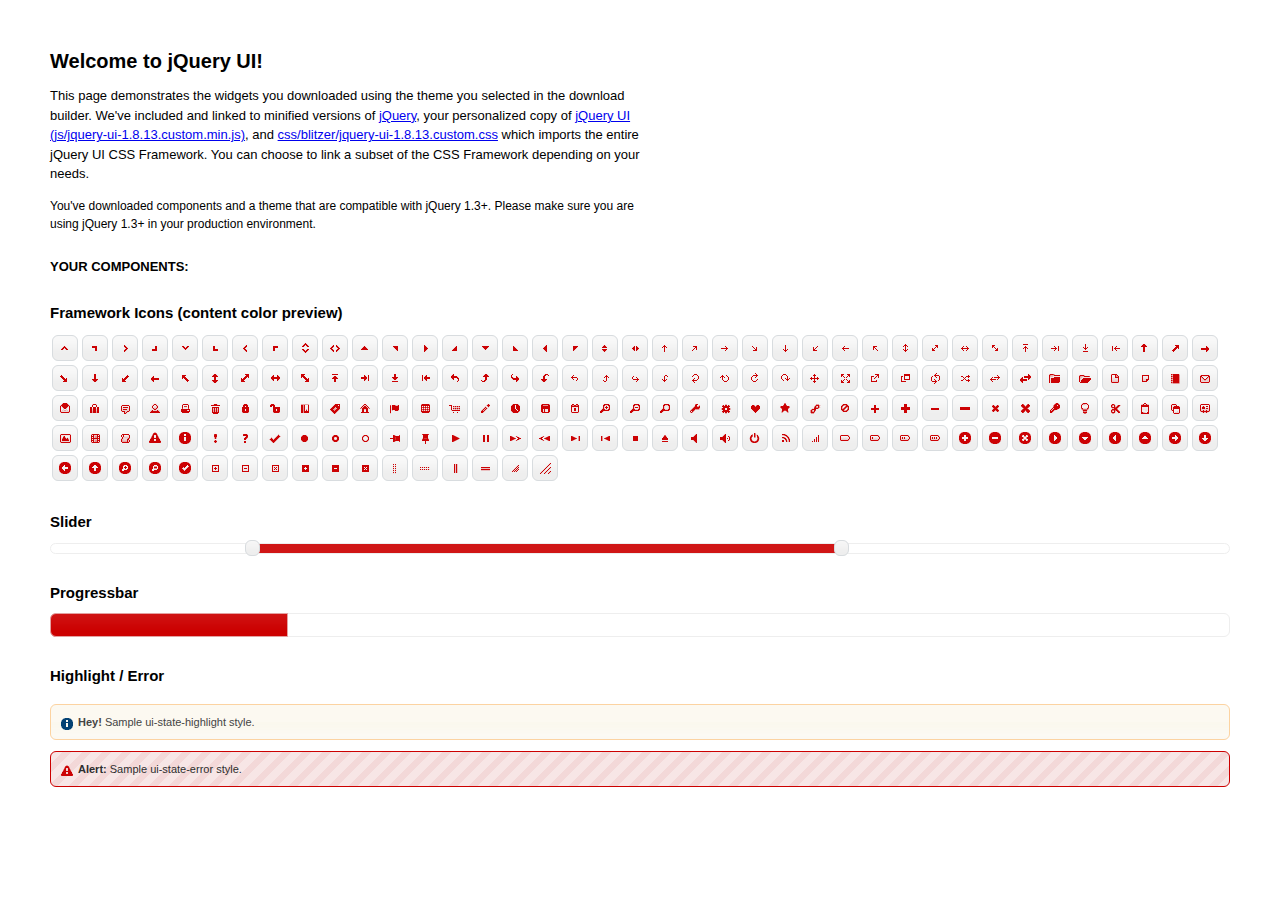
<file: js/jquery-ui-1.8.13.custom/index.html>
<!DOCTYPE html>
<html>
	<head>
		<meta http-equiv="Content-Type" content="text/html; charset=iso-8859-1" />
		<title>jQuery UI Example Page</title>
		<link type="text/css" href="css/blitzer/jquery-ui-1.8.13.custom.css" rel="stylesheet" />	
		<script type="text/javascript" src="js/jquery-1.5.1.min.js"></script>
		<script type="text/javascript" src="js/jquery-ui-1.8.13.custom.min.js"></script>
		<script type="text/javascript">
			$(function(){
				
				// Slider
				$('#slider').slider({
					range: true,
					values: [17, 67]
				});
				
				// Progressbar
				$("#progressbar").progressbar({
					value: 20 
				});
				
				//hover states on the static widgets
				$('#dialog_link, ul#icons li').hover(
					function() { $(this).addClass('ui-state-hover'); }, 
					function() { $(this).removeClass('ui-state-hover'); }
				);
				
			});
		</script>
		<style type="text/css">
			/*demo page css*/
			body{ font: 62.5% "Trebuchet MS", sans-serif; margin: 50px;}
			.demoHeaders { margin-top: 2em; }
			#dialog_link {padding: .4em 1em .4em 20px;text-decoration: none;position: relative;}
			#dialog_link span.ui-icon {margin: 0 5px 0 0;position: absolute;left: .2em;top: 50%;margin-top: -8px;}
			ul#icons {margin: 0; padding: 0;}
			ul#icons li {margin: 2px; position: relative; padding: 4px 0; cursor: pointer; float: left;  list-style: none;}
			ul#icons span.ui-icon {float: left; margin: 0 4px;}
		</style>	
	</head>
	<body>
	<h1>Welcome to jQuery UI!</h1>
	<p style="font-size: 1.3em; line-height: 1.5; margin: 1em 0; width: 50%;">This page demonstrates the widgets you downloaded using the theme you selected in the download builder. We've included and linked to minified versions of <a href="js/jquery-1.5.1.min.js">jQuery</a>, your personalized copy of <a href="js/jquery-ui-1.8.13.custom.min.js">jQuery UI (js/jquery-ui-1.8.13.custom.min.js)</a>, and <a href="css/blitzer/jquery-ui-1.8.13.custom.css">css/blitzer/jquery-ui-1.8.13.custom.css</a> which imports the entire jQuery UI CSS Framework. You can choose to link a subset of the CSS Framework depending on your needs. </p>
	<p style="font-size: 1.2em; line-height: 1.5; margin: 1em 0; width: 50%;">You've downloaded components and a theme that are compatible with jQuery 1.3+. Please make sure you are using jQuery 1.3+ in your production environment.</p>	

	<p style="font-weight: bold; margin: 2em 0 1em; font-size: 1.3em;">YOUR COMPONENTS:</p>
			
				
				
		<h2 class="demoHeaders">Framework Icons (content color preview)</h2>
		<ul id="icons" class="ui-widget ui-helper-clearfix">
		
		<li class="ui-state-default ui-corner-all" title=".ui-icon-carat-1-n"><span class="ui-icon ui-icon-carat-1-n"></span></li>
		<li class="ui-state-default ui-corner-all" title=".ui-icon-carat-1-ne"><span class="ui-icon ui-icon-carat-1-ne"></span></li>
		<li class="ui-state-default ui-corner-all" title=".ui-icon-carat-1-e"><span class="ui-icon ui-icon-carat-1-e"></span></li>
		
		<li class="ui-state-default ui-corner-all" title=".ui-icon-carat-1-se"><span class="ui-icon ui-icon-carat-1-se"></span></li>
		<li class="ui-state-default ui-corner-all" title=".ui-icon-carat-1-s"><span class="ui-icon ui-icon-carat-1-s"></span></li>
		<li class="ui-state-default ui-corner-all" title=".ui-icon-carat-1-sw"><span class="ui-icon ui-icon-carat-1-sw"></span></li>
		<li class="ui-state-default ui-corner-all" title=".ui-icon-carat-1-w"><span class="ui-icon ui-icon-carat-1-w"></span></li>
		<li class="ui-state-default ui-corner-all" title=".ui-icon-carat-1-nw"><span class="ui-icon ui-icon-carat-1-nw"></span></li>
		<li class="ui-state-default ui-corner-all" title=".ui-icon-carat-2-n-s"><span class="ui-icon ui-icon-carat-2-n-s"></span></li>
		<li class="ui-state-default ui-corner-all" title=".ui-icon-carat-2-e-w"><span class="ui-icon ui-icon-carat-2-e-w"></span></li>
		<li class="ui-state-default ui-corner-all" title=".ui-icon-triangle-1-n"><span class="ui-icon ui-icon-triangle-1-n"></span></li>
		<li class="ui-state-default ui-corner-all" title=".ui-icon-triangle-1-ne"><span class="ui-icon ui-icon-triangle-1-ne"></span></li>
		
		<li class="ui-state-default ui-corner-all" title=".ui-icon-triangle-1-e"><span class="ui-icon ui-icon-triangle-1-e"></span></li>
		<li class="ui-state-default ui-corner-all" title=".ui-icon-triangle-1-se"><span class="ui-icon ui-icon-triangle-1-se"></span></li>
		<li class="ui-state-default ui-corner-all" title=".ui-icon-triangle-1-s"><span class="ui-icon ui-icon-triangle-1-s"></span></li>
		<li class="ui-state-default ui-corner-all" title=".ui-icon-triangle-1-sw"><span class="ui-icon ui-icon-triangle-1-sw"></span></li>
		<li class="ui-state-default ui-corner-all" title=".ui-icon-triangle-1-w"><span class="ui-icon ui-icon-triangle-1-w"></span></li>
		<li class="ui-state-default ui-corner-all" title=".ui-icon-triangle-1-nw"><span class="ui-icon ui-icon-triangle-1-nw"></span></li>
		<li class="ui-state-default ui-corner-all" title=".ui-icon-triangle-2-n-s"><span class="ui-icon ui-icon-triangle-2-n-s"></span></li>
		<li class="ui-state-default ui-corner-all" title=".ui-icon-triangle-2-e-w"><span class="ui-icon ui-icon-triangle-2-e-w"></span></li>
		<li class="ui-state-default ui-corner-all" title=".ui-icon-arrow-1-n"><span class="ui-icon ui-icon-arrow-1-n"></span></li>
		
		<li class="ui-state-default ui-corner-all" title=".ui-icon-arrow-1-ne"><span class="ui-icon ui-icon-arrow-1-ne"></span></li>
		<li class="ui-state-default ui-corner-all" title=".ui-icon-arrow-1-e"><span class="ui-icon ui-icon-arrow-1-e"></span></li>
		<li class="ui-state-default ui-corner-all" title=".ui-icon-arrow-1-se"><span class="ui-icon ui-icon-arrow-1-se"></span></li>
		<li class="ui-state-default ui-corner-all" title=".ui-icon-arrow-1-s"><span class="ui-icon ui-icon-arrow-1-s"></span></li>
		<li class="ui-state-default ui-corner-all" title=".ui-icon-arrow-1-sw"><span class="ui-icon ui-icon-arrow-1-sw"></span></li>
		<li class="ui-state-default ui-corner-all" title=".ui-icon-arrow-1-w"><span class="ui-icon ui-icon-arrow-1-w"></span></li>
		<li class="ui-state-default ui-corner-all" title=".ui-icon-arrow-1-nw"><span class="ui-icon ui-icon-arrow-1-nw"></span></li>
		<li class="ui-state-default ui-corner-all" title=".ui-icon-arrow-2-n-s"><span class="ui-icon ui-icon-arrow-2-n-s"></span></li>
		<li class="ui-state-default ui-corner-all" title=".ui-icon-arrow-2-ne-sw"><span class="ui-icon ui-icon-arrow-2-ne-sw"></span></li>
		
		<li class="ui-state-default ui-corner-all" title=".ui-icon-arrow-2-e-w"><span class="ui-icon ui-icon-arrow-2-e-w"></span></li>
		<li class="ui-state-default ui-corner-all" title=".ui-icon-arrow-2-se-nw"><span class="ui-icon ui-icon-arrow-2-se-nw"></span></li>
		<li class="ui-state-default ui-corner-all" title=".ui-icon-arrowstop-1-n"><span class="ui-icon ui-icon-arrowstop-1-n"></span></li>
		<li class="ui-state-default ui-corner-all" title=".ui-icon-arrowstop-1-e"><span class="ui-icon ui-icon-arrowstop-1-e"></span></li>
		<li class="ui-state-default ui-corner-all" title=".ui-icon-arrowstop-1-s"><span class="ui-icon ui-icon-arrowstop-1-s"></span></li>
		<li class="ui-state-default ui-corner-all" title=".ui-icon-arrowstop-1-w"><span class="ui-icon ui-icon-arrowstop-1-w"></span></li>
		<li class="ui-state-default ui-corner-all" title=".ui-icon-arrowthick-1-n"><span class="ui-icon ui-icon-arrowthick-1-n"></span></li>
		<li class="ui-state-default ui-corner-all" title=".ui-icon-arrowthick-1-ne"><span class="ui-icon ui-icon-arrowthick-1-ne"></span></li>
		<li class="ui-state-default ui-corner-all" title=".ui-icon-arrowthick-1-e"><span class="ui-icon ui-icon-arrowthick-1-e"></span></li>
		
		<li class="ui-state-default ui-corner-all" title=".ui-icon-arrowthick-1-se"><span class="ui-icon ui-icon-arrowthick-1-se"></span></li>
		<li class="ui-state-default ui-corner-all" title=".ui-icon-arrowthick-1-s"><span class="ui-icon ui-icon-arrowthick-1-s"></span></li>
		<li class="ui-state-default ui-corner-all" title=".ui-icon-arrowthick-1-sw"><span class="ui-icon ui-icon-arrowthick-1-sw"></span></li>
		<li class="ui-state-default ui-corner-all" title=".ui-icon-arrowthick-1-w"><span class="ui-icon ui-icon-arrowthick-1-w"></span></li>
		<li class="ui-state-default ui-corner-all" title=".ui-icon-arrowthick-1-nw"><span class="ui-icon ui-icon-arrowthick-1-nw"></span></li>
		<li class="ui-state-default ui-corner-all" title=".ui-icon-arrowthick-2-n-s"><span class="ui-icon ui-icon-arrowthick-2-n-s"></span></li>
		<li class="ui-state-default ui-corner-all" title=".ui-icon-arrowthick-2-ne-sw"><span class="ui-icon ui-icon-arrowthick-2-ne-sw"></span></li>
		<li class="ui-state-default ui-corner-all" title=".ui-icon-arrowthick-2-e-w"><span class="ui-icon ui-icon-arrowthick-2-e-w"></span></li>
		<li class="ui-state-default ui-corner-all" title=".ui-icon-arrowthick-2-se-nw"><span class="ui-icon ui-icon-arrowthick-2-se-nw"></span></li>
		
		<li class="ui-state-default ui-corner-all" title=".ui-icon-arrowthickstop-1-n"><span class="ui-icon ui-icon-arrowthickstop-1-n"></span></li>
		<li class="ui-state-default ui-corner-all" title=".ui-icon-arrowthickstop-1-e"><span class="ui-icon ui-icon-arrowthickstop-1-e"></span></li>
		<li class="ui-state-default ui-corner-all" title=".ui-icon-arrowthickstop-1-s"><span class="ui-icon ui-icon-arrowthickstop-1-s"></span></li>
		<li class="ui-state-default ui-corner-all" title=".ui-icon-arrowthickstop-1-w"><span class="ui-icon ui-icon-arrowthickstop-1-w"></span></li>
		<li class="ui-state-default ui-corner-all" title=".ui-icon-arrowreturnthick-1-w"><span class="ui-icon ui-icon-arrowreturnthick-1-w"></span></li>
		<li class="ui-state-default ui-corner-all" title=".ui-icon-arrowreturnthick-1-n"><span class="ui-icon ui-icon-arrowreturnthick-1-n"></span></li>
		<li class="ui-state-default ui-corner-all" title=".ui-icon-arrowreturnthick-1-e"><span class="ui-icon ui-icon-arrowreturnthick-1-e"></span></li>
		<li class="ui-state-default ui-corner-all" title=".ui-icon-arrowreturnthick-1-s"><span class="ui-icon ui-icon-arrowreturnthick-1-s"></span></li>
		<li class="ui-state-default ui-corner-all" title=".ui-icon-arrowreturn-1-w"><span class="ui-icon ui-icon-arrowreturn-1-w"></span></li>
		
		<li class="ui-state-default ui-corner-all" title=".ui-icon-arrowreturn-1-n"><span class="ui-icon ui-icon-arrowreturn-1-n"></span></li>
		<li class="ui-state-default ui-corner-all" title=".ui-icon-arrowreturn-1-e"><span class="ui-icon ui-icon-arrowreturn-1-e"></span></li>
		<li class="ui-state-default ui-corner-all" title=".ui-icon-arrowreturn-1-s"><span class="ui-icon ui-icon-arrowreturn-1-s"></span></li>
		<li class="ui-state-default ui-corner-all" title=".ui-icon-arrowrefresh-1-w"><span class="ui-icon ui-icon-arrowrefresh-1-w"></span></li>
		<li class="ui-state-default ui-corner-all" title=".ui-icon-arrowrefresh-1-n"><span class="ui-icon ui-icon-arrowrefresh-1-n"></span></li>
		<li class="ui-state-default ui-corner-all" title=".ui-icon-arrowrefresh-1-e"><span class="ui-icon ui-icon-arrowrefresh-1-e"></span></li>
		<li class="ui-state-default ui-corner-all" title=".ui-icon-arrowrefresh-1-s"><span class="ui-icon ui-icon-arrowrefresh-1-s"></span></li>
		<li class="ui-state-default ui-corner-all" title=".ui-icon-arrow-4"><span class="ui-icon ui-icon-arrow-4"></span></li>
		<li class="ui-state-default ui-corner-all" title=".ui-icon-arrow-4-diag"><span class="ui-icon ui-icon-arrow-4-diag"></span></li>
		
		<li class="ui-state-default ui-corner-all" title=".ui-icon-extlink"><span class="ui-icon ui-icon-extlink"></span></li>
		<li class="ui-state-default ui-corner-all" title=".ui-icon-newwin"><span class="ui-icon ui-icon-newwin"></span></li>
		<li class="ui-state-default ui-corner-all" title=".ui-icon-refresh"><span class="ui-icon ui-icon-refresh"></span></li>
		<li class="ui-state-default ui-corner-all" title=".ui-icon-shuffle"><span class="ui-icon ui-icon-shuffle"></span></li>
		<li class="ui-state-default ui-corner-all" title=".ui-icon-transfer-e-w"><span class="ui-icon ui-icon-transfer-e-w"></span></li>
		<li class="ui-state-default ui-corner-all" title=".ui-icon-transferthick-e-w"><span class="ui-icon ui-icon-transferthick-e-w"></span></li>
		<li class="ui-state-default ui-corner-all" title=".ui-icon-folder-collapsed"><span class="ui-icon ui-icon-folder-collapsed"></span></li>
		<li class="ui-state-default ui-corner-all" title=".ui-icon-folder-open"><span class="ui-icon ui-icon-folder-open"></span></li>
		<li class="ui-state-default ui-corner-all" title=".ui-icon-document"><span class="ui-icon ui-icon-document"></span></li>
		
		<li class="ui-state-default ui-corner-all" title=".ui-icon-document-b"><span class="ui-icon ui-icon-document-b"></span></li>
		<li class="ui-state-default ui-corner-all" title=".ui-icon-note"><span class="ui-icon ui-icon-note"></span></li>
		<li class="ui-state-default ui-corner-all" title=".ui-icon-mail-closed"><span class="ui-icon ui-icon-mail-closed"></span></li>
		<li class="ui-state-default ui-corner-all" title=".ui-icon-mail-open"><span class="ui-icon ui-icon-mail-open"></span></li>
		<li class="ui-state-default ui-corner-all" title=".ui-icon-suitcase"><span class="ui-icon ui-icon-suitcase"></span></li>
		<li class="ui-state-default ui-corner-all" title=".ui-icon-comment"><span class="ui-icon ui-icon-comment"></span></li>
		<li class="ui-state-default ui-corner-all" title=".ui-icon-person"><span class="ui-icon ui-icon-person"></span></li>
		<li class="ui-state-default ui-corner-all" title=".ui-icon-print"><span class="ui-icon ui-icon-print"></span></li>
		<li class="ui-state-default ui-corner-all" title=".ui-icon-trash"><span class="ui-icon ui-icon-trash"></span></li>
		
		<li class="ui-state-default ui-corner-all" title=".ui-icon-locked"><span class="ui-icon ui-icon-locked"></span></li>
		<li class="ui-state-default ui-corner-all" title=".ui-icon-unlocked"><span class="ui-icon ui-icon-unlocked"></span></li>
		<li class="ui-state-default ui-corner-all" title=".ui-icon-bookmark"><span class="ui-icon ui-icon-bookmark"></span></li>
		<li class="ui-state-default ui-corner-all" title=".ui-icon-tag"><span class="ui-icon ui-icon-tag"></span></li>
		<li class="ui-state-default ui-corner-all" title=".ui-icon-home"><span class="ui-icon ui-icon-home"></span></li>
		<li class="ui-state-default ui-corner-all" title=".ui-icon-flag"><span class="ui-icon ui-icon-flag"></span></li>
		<li class="ui-state-default ui-corner-all" title=".ui-icon-calculator"><span class="ui-icon ui-icon-calculator"></span></li>
		<li class="ui-state-default ui-corner-all" title=".ui-icon-cart"><span class="ui-icon ui-icon-cart"></span></li>
		<li class="ui-state-default ui-corner-all" title=".ui-icon-pencil"><span class="ui-icon ui-icon-pencil"></span></li>
		
		<li class="ui-state-default ui-corner-all" title=".ui-icon-clock"><span class="ui-icon ui-icon-clock"></span></li>
		<li class="ui-state-default ui-corner-all" title=".ui-icon-disk"><span class="ui-icon ui-icon-disk"></span></li>
		<li class="ui-state-default ui-corner-all" title=".ui-icon-calendar"><span class="ui-icon ui-icon-calendar"></span></li>
		<li class="ui-state-default ui-corner-all" title=".ui-icon-zoomin"><span class="ui-icon ui-icon-zoomin"></span></li>
		<li class="ui-state-default ui-corner-all" title=".ui-icon-zoomout"><span class="ui-icon ui-icon-zoomout"></span></li>
		<li class="ui-state-default ui-corner-all" title=".ui-icon-search"><span class="ui-icon ui-icon-search"></span></li>
		<li class="ui-state-default ui-corner-all" title=".ui-icon-wrench"><span class="ui-icon ui-icon-wrench"></span></li>
		<li class="ui-state-default ui-corner-all" title=".ui-icon-gear"><span class="ui-icon ui-icon-gear"></span></li>
		<li class="ui-state-default ui-corner-all" title=".ui-icon-heart"><span class="ui-icon ui-icon-heart"></span></li>
		
		<li class="ui-state-default ui-corner-all" title=".ui-icon-star"><span class="ui-icon ui-icon-star"></span></li>
		<li class="ui-state-default ui-corner-all" title=".ui-icon-link"><span class="ui-icon ui-icon-link"></span></li>
		<li class="ui-state-default ui-corner-all" title=".ui-icon-cancel"><span class="ui-icon ui-icon-cancel"></span></li>
		<li class="ui-state-default ui-corner-all" title=".ui-icon-plus"><span class="ui-icon ui-icon-plus"></span></li>
		<li class="ui-state-default ui-corner-all" title=".ui-icon-plusthick"><span class="ui-icon ui-icon-plusthick"></span></li>
		<li class="ui-state-default ui-corner-all" title=".ui-icon-minus"><span class="ui-icon ui-icon-minus"></span></li>
		<li class="ui-state-default ui-corner-all" title=".ui-icon-minusthick"><span class="ui-icon ui-icon-minusthick"></span></li>
		<li class="ui-state-default ui-corner-all" title=".ui-icon-close"><span class="ui-icon ui-icon-close"></span></li>
		<li class="ui-state-default ui-corner-all" title=".ui-icon-closethick"><span class="ui-icon ui-icon-closethick"></span></li>
		
		<li class="ui-state-default ui-corner-all" title=".ui-icon-key"><span class="ui-icon ui-icon-key"></span></li>
		<li class="ui-state-default ui-corner-all" title=".ui-icon-lightbulb"><span class="ui-icon ui-icon-lightbulb"></span></li>
		<li class="ui-state-default ui-corner-all" title=".ui-icon-scissors"><span class="ui-icon ui-icon-scissors"></span></li>
		<li class="ui-state-default ui-corner-all" title=".ui-icon-clipboard"><span class="ui-icon ui-icon-clipboard"></span></li>
		<li class="ui-state-default ui-corner-all" title=".ui-icon-copy"><span class="ui-icon ui-icon-copy"></span></li>
		<li class="ui-state-default ui-corner-all" title=".ui-icon-contact"><span class="ui-icon ui-icon-contact"></span></li>
		<li class="ui-state-default ui-corner-all" title=".ui-icon-image"><span class="ui-icon ui-icon-image"></span></li>
		<li class="ui-state-default ui-corner-all" title=".ui-icon-video"><span class="ui-icon ui-icon-video"></span></li>
		<li class="ui-state-default ui-corner-all" title=".ui-icon-script"><span class="ui-icon ui-icon-script"></span></li>
		<li class="ui-state-default ui-corner-all" title=".ui-icon-alert"><span class="ui-icon ui-icon-alert"></span></li>
		
		<li class="ui-state-default ui-corner-all" title=".ui-icon-info"><span class="ui-icon ui-icon-info"></span></li>
		<li class="ui-state-default ui-corner-all" title=".ui-icon-notice"><span class="ui-icon ui-icon-notice"></span></li>
		<li class="ui-state-default ui-corner-all" title=".ui-icon-help"><span class="ui-icon ui-icon-help"></span></li>
		<li class="ui-state-default ui-corner-all" title=".ui-icon-check"><span class="ui-icon ui-icon-check"></span></li>
		<li class="ui-state-default ui-corner-all" title=".ui-icon-bullet"><span class="ui-icon ui-icon-bullet"></span></li>
		<li class="ui-state-default ui-corner-all" title=".ui-icon-radio-off"><span class="ui-icon ui-icon-radio-off"></span></li>
		<li class="ui-state-default ui-corner-all" title=".ui-icon-radio-on"><span class="ui-icon ui-icon-radio-on"></span></li>
		<li class="ui-state-default ui-corner-all" title=".ui-icon-pin-w"><span class="ui-icon ui-icon-pin-w"></span></li>
		<li class="ui-state-default ui-corner-all" title=".ui-icon-pin-s"><span class="ui-icon ui-icon-pin-s"></span></li>
		<li class="ui-state-default ui-corner-all" title=".ui-icon-play"><span class="ui-icon ui-icon-play"></span></li>
		<li class="ui-state-default ui-corner-all" title=".ui-icon-pause"><span class="ui-icon ui-icon-pause"></span></li>
		
		<li class="ui-state-default ui-corner-all" title=".ui-icon-seek-next"><span class="ui-icon ui-icon-seek-next"></span></li>
		<li class="ui-state-default ui-corner-all" title=".ui-icon-seek-prev"><span class="ui-icon ui-icon-seek-prev"></span></li>
		<li class="ui-state-default ui-corner-all" title=".ui-icon-seek-end"><span class="ui-icon ui-icon-seek-end"></span></li>
		<li class="ui-state-default ui-corner-all" title=".ui-icon-seek-first"><span class="ui-icon ui-icon-seek-first"></span></li>
		<li class="ui-state-default ui-corner-all" title=".ui-icon-stop"><span class="ui-icon ui-icon-stop"></span></li>
		<li class="ui-state-default ui-corner-all" title=".ui-icon-eject"><span class="ui-icon ui-icon-eject"></span></li>
		<li class="ui-state-default ui-corner-all" title=".ui-icon-volume-off"><span class="ui-icon ui-icon-volume-off"></span></li>
		<li class="ui-state-default ui-corner-all" title=".ui-icon-volume-on"><span class="ui-icon ui-icon-volume-on"></span></li>
		<li class="ui-state-default ui-corner-all" title=".ui-icon-power"><span class="ui-icon ui-icon-power"></span></li>
		
		<li class="ui-state-default ui-corner-all" title=".ui-icon-signal-diag"><span class="ui-icon ui-icon-signal-diag"></span></li>
		<li class="ui-state-default ui-corner-all" title=".ui-icon-signal"><span class="ui-icon ui-icon-signal"></span></li>
		<li class="ui-state-default ui-corner-all" title=".ui-icon-battery-0"><span class="ui-icon ui-icon-battery-0"></span></li>
		<li class="ui-state-default ui-corner-all" title=".ui-icon-battery-1"><span class="ui-icon ui-icon-battery-1"></span></li>
		<li class="ui-state-default ui-corner-all" title=".ui-icon-battery-2"><span class="ui-icon ui-icon-battery-2"></span></li>
		<li class="ui-state-default ui-corner-all" title=".ui-icon-battery-3"><span class="ui-icon ui-icon-battery-3"></span></li>
		<li class="ui-state-default ui-corner-all" title=".ui-icon-circle-plus"><span class="ui-icon ui-icon-circle-plus"></span></li>
		<li class="ui-state-default ui-corner-all" title=".ui-icon-circle-minus"><span class="ui-icon ui-icon-circle-minus"></span></li>
		<li class="ui-state-default ui-corner-all" title=".ui-icon-circle-close"><span class="ui-icon ui-icon-circle-close"></span></li>
		
		<li class="ui-state-default ui-corner-all" title=".ui-icon-circle-triangle-e"><span class="ui-icon ui-icon-circle-triangle-e"></span></li>
		<li class="ui-state-default ui-corner-all" title=".ui-icon-circle-triangle-s"><span class="ui-icon ui-icon-circle-triangle-s"></span></li>
		<li class="ui-state-default ui-corner-all" title=".ui-icon-circle-triangle-w"><span class="ui-icon ui-icon-circle-triangle-w"></span></li>
		<li class="ui-state-default ui-corner-all" title=".ui-icon-circle-triangle-n"><span class="ui-icon ui-icon-circle-triangle-n"></span></li>
		<li class="ui-state-default ui-corner-all" title=".ui-icon-circle-arrow-e"><span class="ui-icon ui-icon-circle-arrow-e"></span></li>
		<li class="ui-state-default ui-corner-all" title=".ui-icon-circle-arrow-s"><span class="ui-icon ui-icon-circle-arrow-s"></span></li>
		<li class="ui-state-default ui-corner-all" title=".ui-icon-circle-arrow-w"><span class="ui-icon ui-icon-circle-arrow-w"></span></li>
		<li class="ui-state-default ui-corner-all" title=".ui-icon-circle-arrow-n"><span class="ui-icon ui-icon-circle-arrow-n"></span></li>
		<li class="ui-state-default ui-corner-all" title=".ui-icon-circle-zoomin"><span class="ui-icon ui-icon-circle-zoomin"></span></li>
		
		<li class="ui-state-default ui-corner-all" title=".ui-icon-circle-zoomout"><span class="ui-icon ui-icon-circle-zoomout"></span></li>
		<li class="ui-state-default ui-corner-all" title=".ui-icon-circle-check"><span class="ui-icon ui-icon-circle-check"></span></li>
		<li class="ui-state-default ui-corner-all" title=".ui-icon-circlesmall-plus"><span class="ui-icon ui-icon-circlesmall-plus"></span></li>
		<li class="ui-state-default ui-corner-all" title=".ui-icon-circlesmall-minus"><span class="ui-icon ui-icon-circlesmall-minus"></span></li>
		<li class="ui-state-default ui-corner-all" title=".ui-icon-circlesmall-close"><span class="ui-icon ui-icon-circlesmall-close"></span></li>
		<li class="ui-state-default ui-corner-all" title=".ui-icon-squaresmall-plus"><span class="ui-icon ui-icon-squaresmall-plus"></span></li>
		<li class="ui-state-default ui-corner-all" title=".ui-icon-squaresmall-minus"><span class="ui-icon ui-icon-squaresmall-minus"></span></li>
		<li class="ui-state-default ui-corner-all" title=".ui-icon-squaresmall-close"><span class="ui-icon ui-icon-squaresmall-close"></span></li>
		<li class="ui-state-default ui-corner-all" title=".ui-icon-grip-dotted-vertical"><span class="ui-icon ui-icon-grip-dotted-vertical"></span></li>
		
		<li class="ui-state-default ui-corner-all" title=".ui-icon-grip-dotted-horizontal"><span class="ui-icon ui-icon-grip-dotted-horizontal"></span></li>
		<li class="ui-state-default ui-corner-all" title=".ui-icon-grip-solid-vertical"><span class="ui-icon ui-icon-grip-solid-vertical"></span></li>
		<li class="ui-state-default ui-corner-all" title=".ui-icon-grip-solid-horizontal"><span class="ui-icon ui-icon-grip-solid-horizontal"></span></li>
		<li class="ui-state-default ui-corner-all" title=".ui-icon-gripsmall-diagonal-se"><span class="ui-icon ui-icon-gripsmall-diagonal-se"></span></li>
		<li class="ui-state-default ui-corner-all" title=".ui-icon-grip-diagonal-se"><span class="ui-icon ui-icon-grip-diagonal-se"></span></li>
		</ul>

	
		<!-- Slider -->
		<h2 class="demoHeaders">Slider</h2>
		<div id="slider"></div>
	
		<!-- Progressbar -->
		<h2 class="demoHeaders">Progressbar</h2>	
		<div id="progressbar"></div>
			
		<!-- Highlight / Error -->
		<h2 class="demoHeaders">Highlight / Error</h2>
		<div class="ui-widget">
			<div class="ui-state-highlight ui-corner-all" style="margin-top: 20px; padding: 0 .7em;"> 
				<p><span class="ui-icon ui-icon-info" style="float: left; margin-right: .3em;"></span>
				<strong>Hey!</strong> Sample ui-state-highlight style.</p>
			</div>
		</div>
		<br/>
		<div class="ui-widget">
			<div class="ui-state-error ui-corner-all" style="padding: 0 .7em;"> 
				<p><span class="ui-icon ui-icon-alert" style="float: left; margin-right: .3em;"></span> 
				<strong>Alert:</strong> Sample ui-state-error style.</p>
			</div>
		</div>

	</body>
</html>
</file>
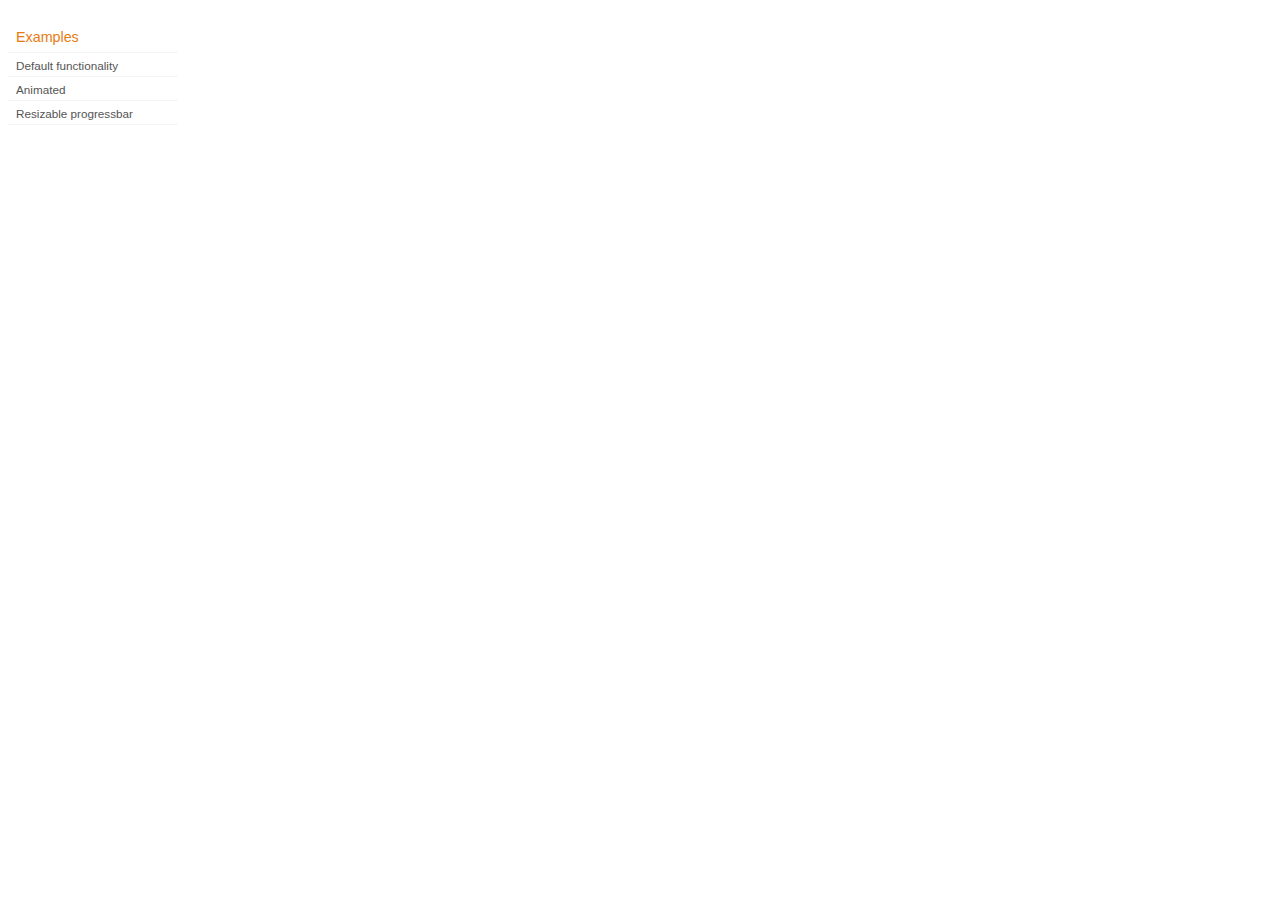
<file: js/jquery-ui-1.8.13.custom/development-bundle/demos/progressbar/index.html>
<!DOCTYPE html>
<html lang="en">
<head>
	<meta charset="utf-8">
	<title>jQuery UI Progressbar Demos</title>
	<link rel="stylesheet" href="../demos.css">
</head>
<body>

<div class="demos-nav">
	<h4>Examples</h4>
	<ul>
		<li class="demo-config-on"><a href="default.html">Default functionality</a></li>
		<li><a href="animated.html">Animated</a></li>
		<li><a href="resize.html">Resizable progressbar</a></li>
	</ul>
</div>

</body>
</html>
</file>
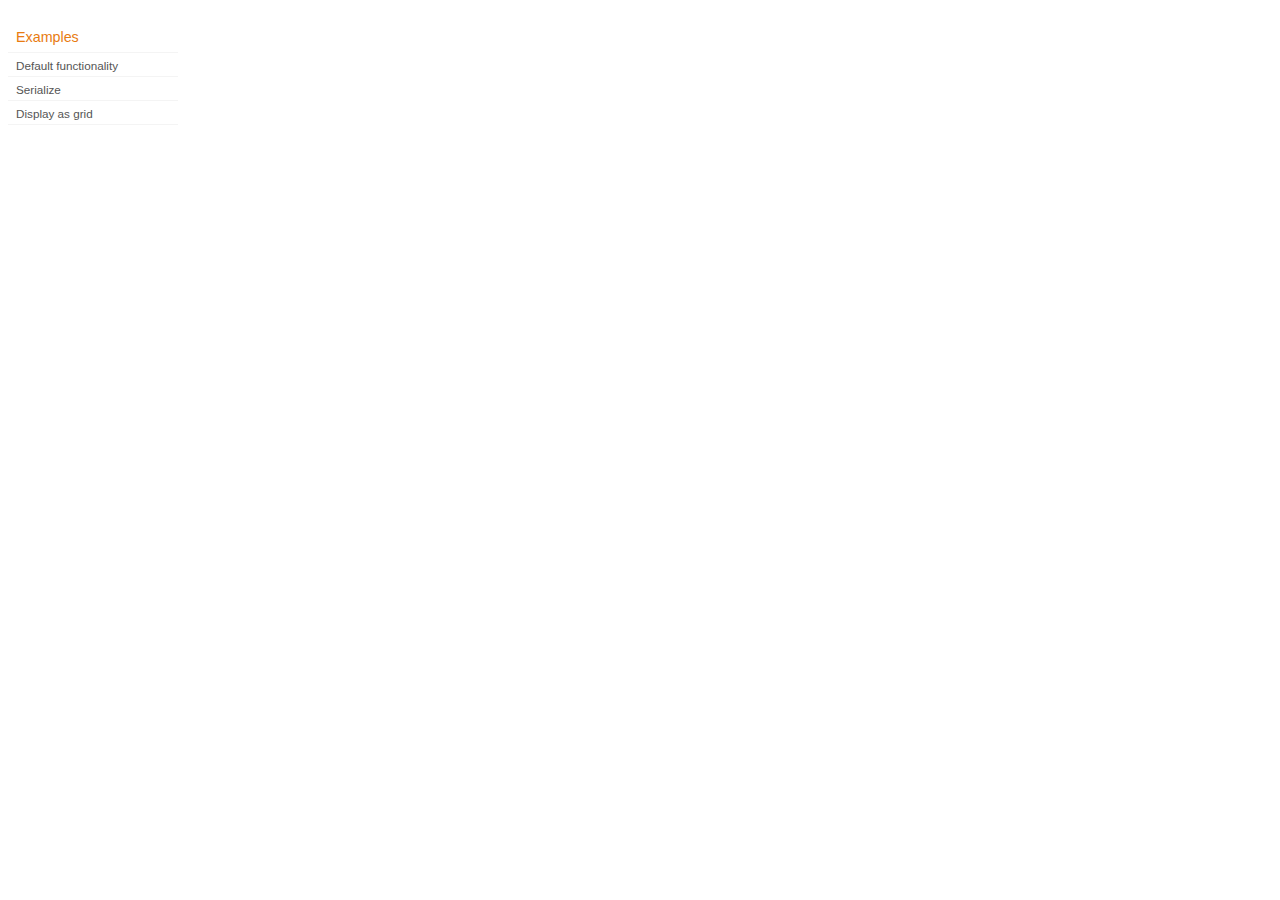
<file: js/jquery-ui-1.8.13.custom/development-bundle/demos/selectable/index.html>
<!DOCTYPE html>
<html lang="en">
<head>
	<meta charset="utf-8">
	<title>jQuery UI Selectable Demos</title>
	<link rel="stylesheet" href="../demos.css">
</head>
<body>

<div class="demos-nav">
	<h4>Examples</h4>
	<ul>
		<li class="demo-config-on"><a href="default.html">Default functionality</a></li>
		<li><a href="serialize.html">Serialize</a></li>
		<li><a href="display-grid.html">Display as grid</a></li>		
	</ul>
</div>

</body>
</html>
</file>
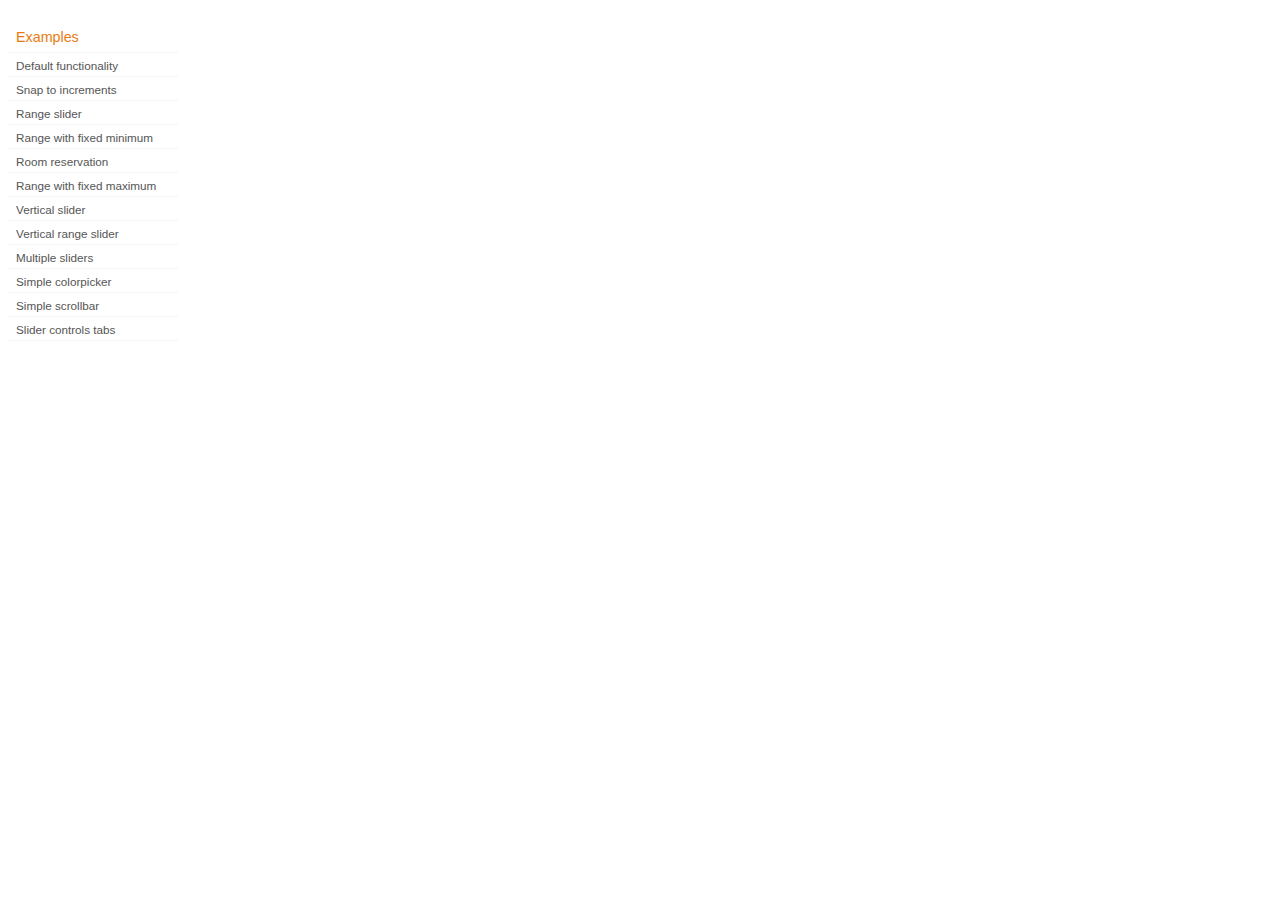
<file: js/jquery-ui-1.8.13.custom/development-bundle/demos/slider/index.html>
<!DOCTYPE html>
<html lang="en">
<head>
	<meta charset="utf-8">
	<title>jQuery UI Slider Demos</title>
	<link rel="stylesheet" href="../demos.css">
</head>
<body>

<div class="demos-nav">
	<h4>Examples</h4>
	<ul>
		<li class="demo-config-on"><a href="default.html">Default functionality</a></li>
		<li><a href="steps.html">Snap to increments</a></li>
		<li><a href="range.html">Range slider</a></li>
		<li><a href="rangemin.html">Range with fixed minimum</a></li>
		<li><a href="hotelrooms.html">Room reservation</a></li>
		<li><a href="rangemax.html">Range with fixed maximum</a></li>
		<li><a href="slider-vertical.html">Vertical slider</a></li>
		<li><a href="range-vertical.html">Vertical range slider</a></li>
		<li><a href="multiple-vertical.html">Multiple sliders</a></li>
		<li><a href="colorpicker.html">Simple colorpicker</a></li>
		<li><a href="side-scroll.html">Simple scrollbar</a></li>
		<li><a href="tabs.html">Slider controls tabs</a></li>
	</ul>
</div>

</body>
</html>
</file>
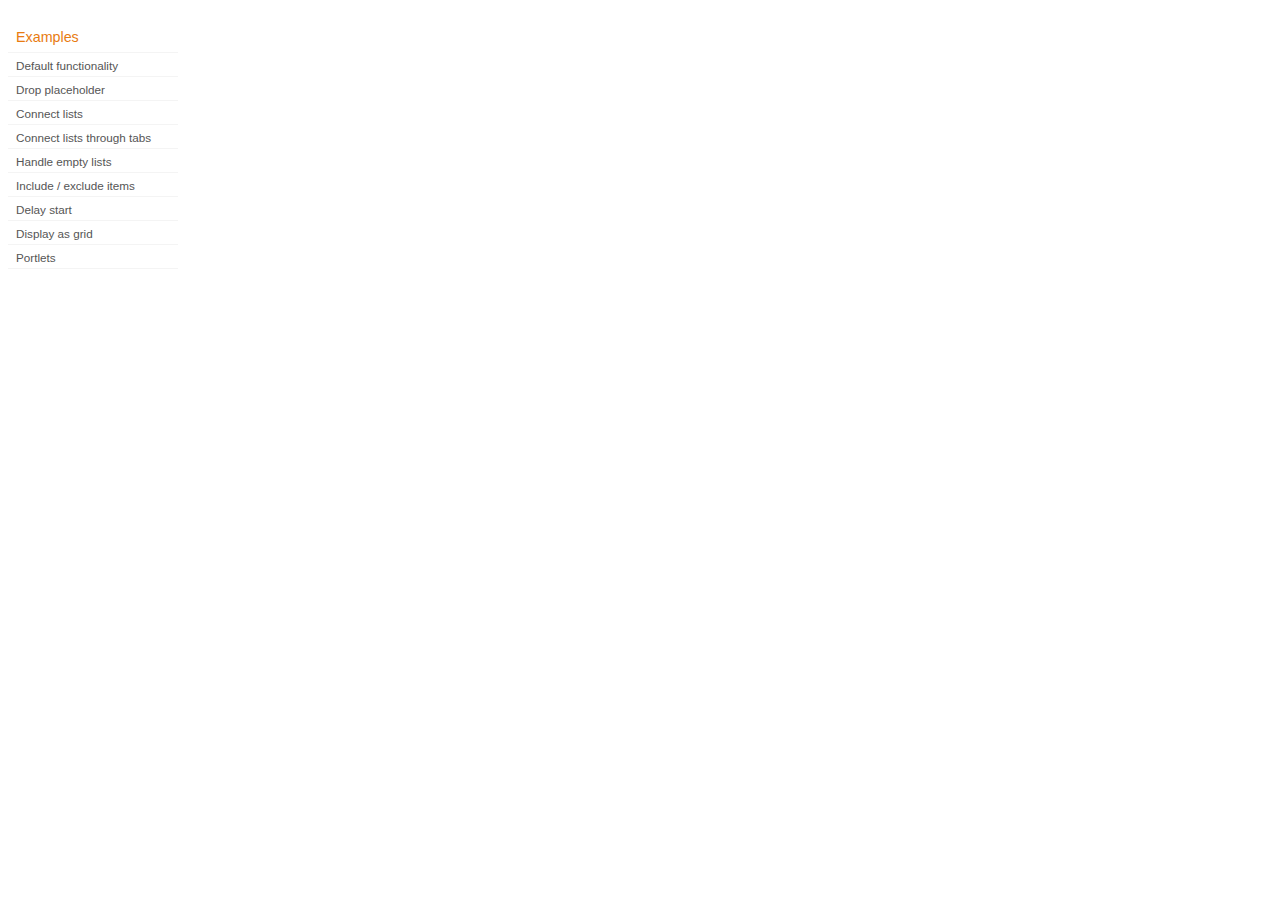
<file: js/jquery-ui-1.8.13.custom/development-bundle/demos/sortable/index.html>
<!DOCTYPE html>
<html lang="en">
<head>
	<meta charset="utf-8">
	<title>jQuery UI Sortable Demos</title>
	<link rel="stylesheet" href="../demos.css">
</head>
<body>

<div class="demos-nav">
	<h4>Examples</h4>
	<ul>
		<li class="demo-config-on"><a href="default.html">Default functionality</a></li>
		<li><a href="placeholder.html">Drop placeholder</a></li>
		<li><a href="connect-lists.html">Connect lists</a></li>
		<li><a href="connect-lists-through-tabs.html">Connect lists through tabs</a></li>
		<li><a href="empty-lists.html">Handle empty lists</a></li>
		<li><a href="items.html">Include / exclude items</a></li>
		<li><a href="delay-start.html">Delay start</a></li>
		<li><a href="display-grid.html">Display as grid</a></li>		
		<li><a href="portlets.html">Portlets</a></li>
	</ul>
</div>

</body>
</html>
</file>
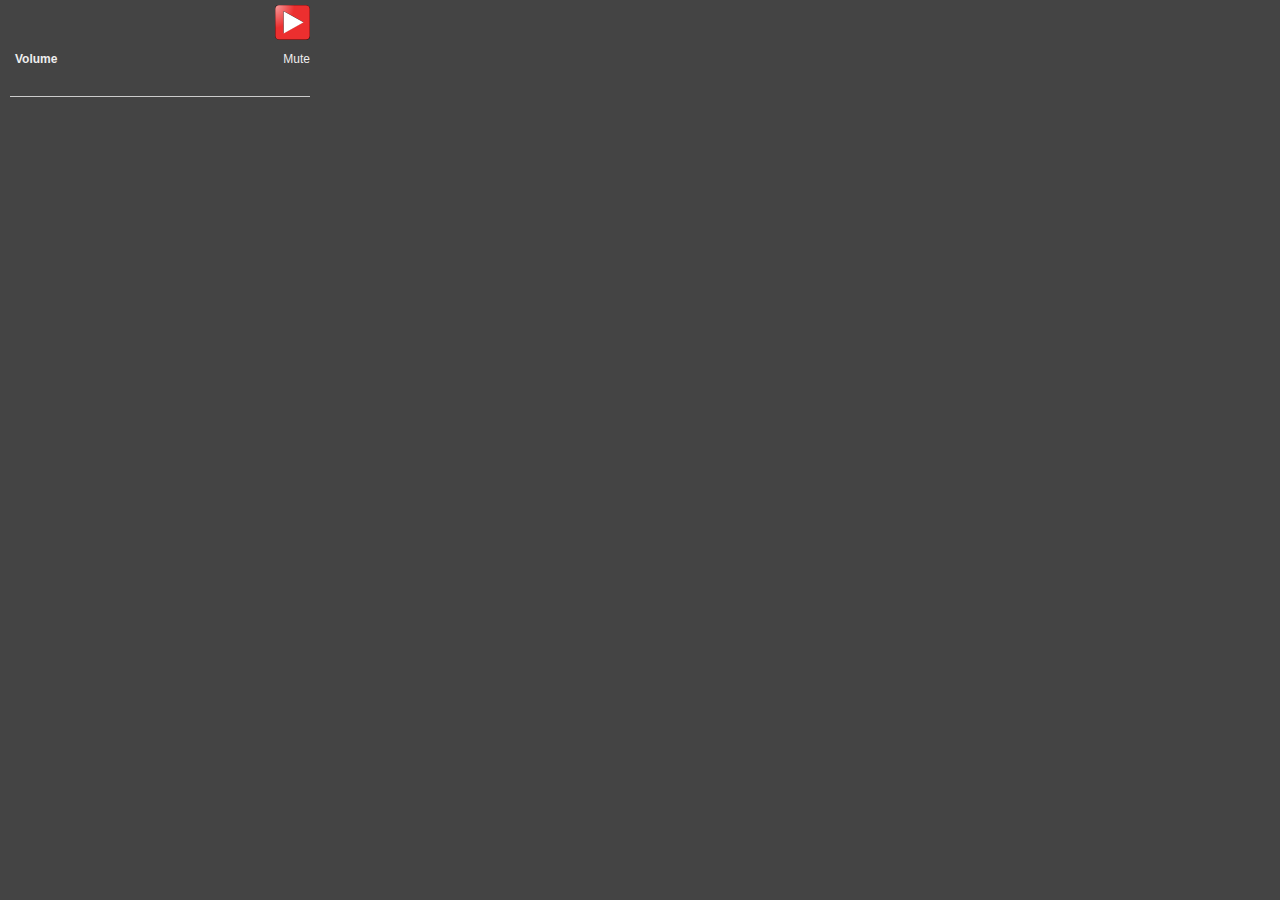
<file: popup.html>
<!DOCTYPE html>
<html>
	<head>
		<link type="text/css" href="css/popup.css" rel="Stylesheet" />
		<link type="text/css" href="js/jquery-ui-1.8.13.custom/css/blitzer/jquery-ui-1.8.13.custom.css" rel="Stylesheet" />
		<script type="text/javascript" src="js/jquery-ui-1.8.13.custom/js/jquery-1.5.1.min.js"></script>
		<script type="text/javascript" src="js/jquery-ui-1.8.13.custom/js/jquery-ui-1.8.13.custom.min.js"></script>
		<script type="text/javascript" src="js/youtube_commander.js"></script>
		<script type="text/javascript" src="js/popup.js"></script>
	</head>
	<body>
		<div id="main">

			<div id="links_box">
				<div id="links">
					<a id="play_pause" href="#" onclick="commander.execute(this)">Play/Pause</a>
				</div>
				<div id="title"> </div>
			</div>

			<div id="volume_box">
				<label for="volume_label">Volume</label>
				<a id="mute" href="#" onclick="commander.execute(this)">Mute</a>
				<div id="volume_commands">
					<div id="volume"></div>
					<div id="volume_text"></div>
				</div>
			</div>
			<ul id="thumbnails_list">

			</ul>
		</div>
	</body>
</html>
</file>
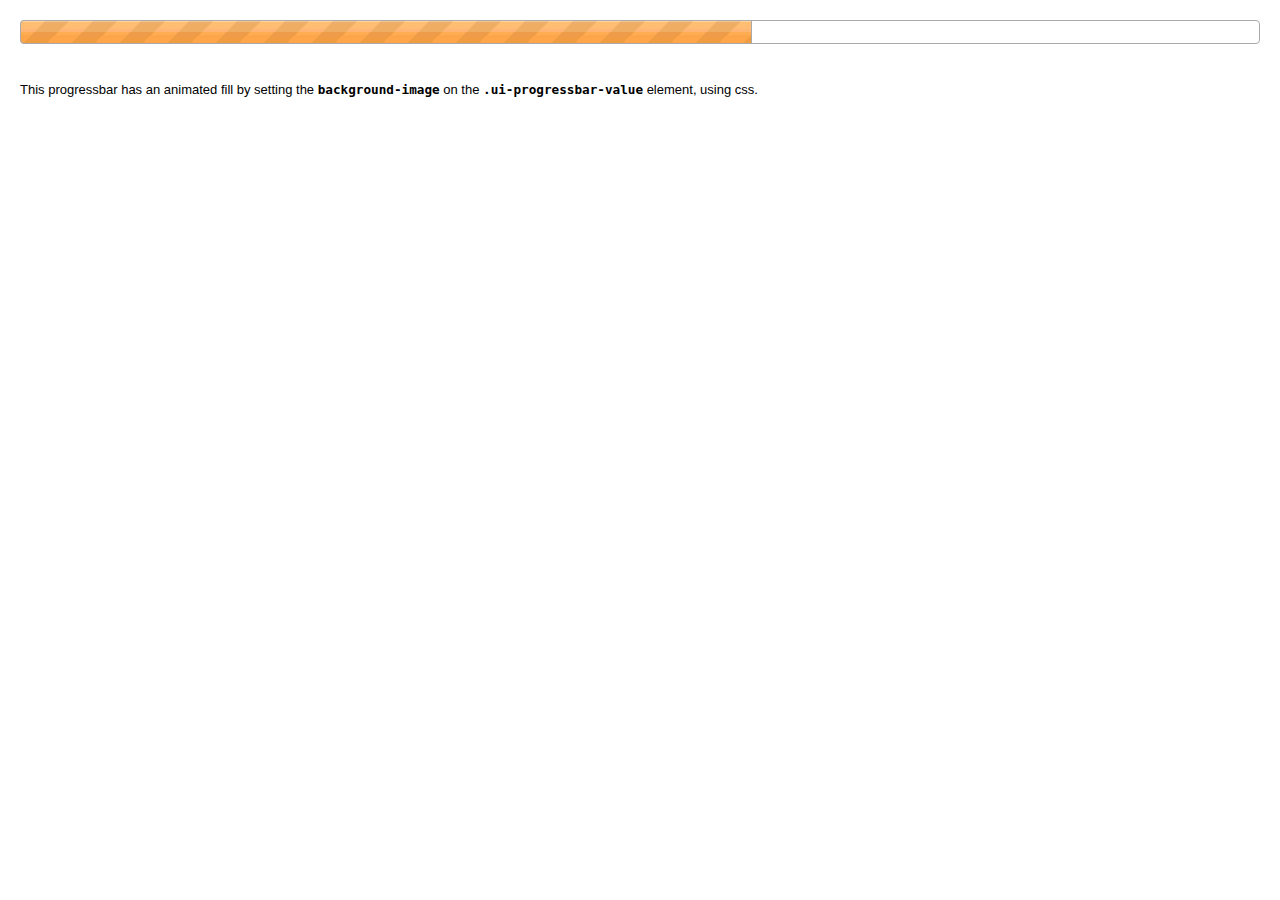
<file: js/jquery-ui-1.8.13.custom/development-bundle/demos/progressbar/animated.html>
<!DOCTYPE html>
<html lang="en">
<head>
	<meta charset="utf-8">
	<title>jQuery UI Progressbar - Animated</title>
	<link rel="stylesheet" href="../../themes/base/jquery.ui.all.css">
	<script src="../../jquery-1.5.1.js"></script>
	<script src="../../ui/jquery.ui.core.js"></script>
	<script src="../../ui/jquery.ui.widget.js"></script>
	<script src="../../ui/jquery.ui.progressbar.js"></script>
	<link rel="stylesheet" href="../demos.css">
	<style>
	.ui-progressbar-value { background-image: url(images/pbar-ani.gif); }
	</style>
	<script>
	$(function() {
		$( "#progressbar" ).progressbar({
			value: 59
		});
	});
	</script>
</head>
<body>

<div class="demo">

<div id="progressbar"></div>

</div><!-- End demo -->



<div class="demo-description">
<p>
This progressbar has an animated fill by setting the
<code>background-image</code>
on the
<code>.ui-progressbar-value</code>
element, using css.
</p>
</div><!-- End demo-description -->

</body>
</html>
</file>
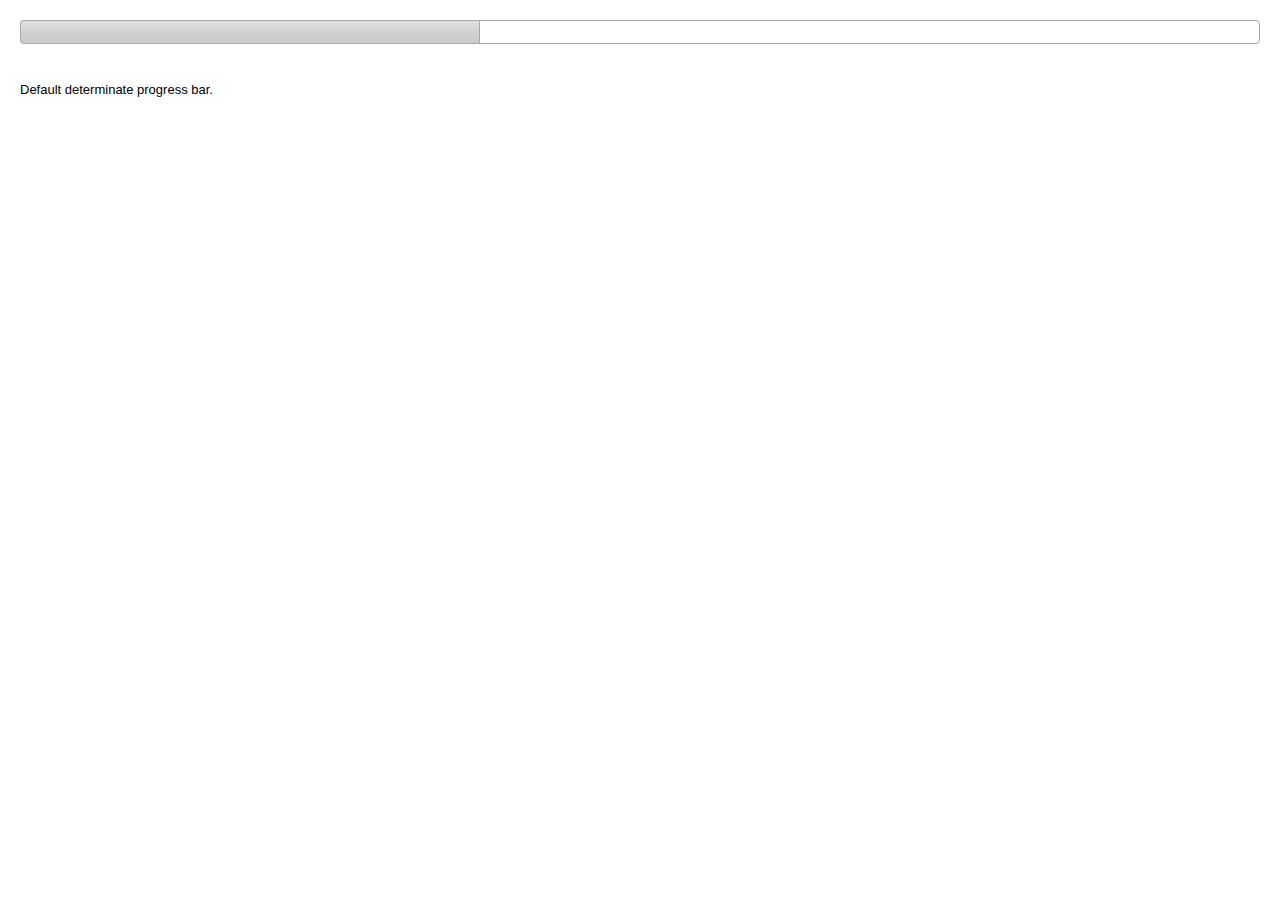
<file: js/jquery-ui-1.8.13.custom/development-bundle/demos/progressbar/default.html>
<!DOCTYPE html>
<html lang="en">
<head>
	<meta charset="utf-8">
	<title>jQuery UI Progressbar - Default functionality</title>
	<link rel="stylesheet" href="../../themes/base/jquery.ui.all.css">
	<script src="../../jquery-1.5.1.js"></script>
	<script src="../../ui/jquery.ui.core.js"></script>
	<script src="../../ui/jquery.ui.widget.js"></script>
	<script src="../../ui/jquery.ui.progressbar.js"></script>
	<link rel="stylesheet" href="../demos.css">
	<script>
	$(function() {
		$( "#progressbar" ).progressbar({
			value: 37
		});
	});
	</script>
</head>
<body>

<div class="demo">

<div id="progressbar"></div>

</div><!-- End demo -->



<div class="demo-description">
<p>Default determinate progress bar.</p>
</div><!-- End demo-description -->

</body>
</html>
</file>
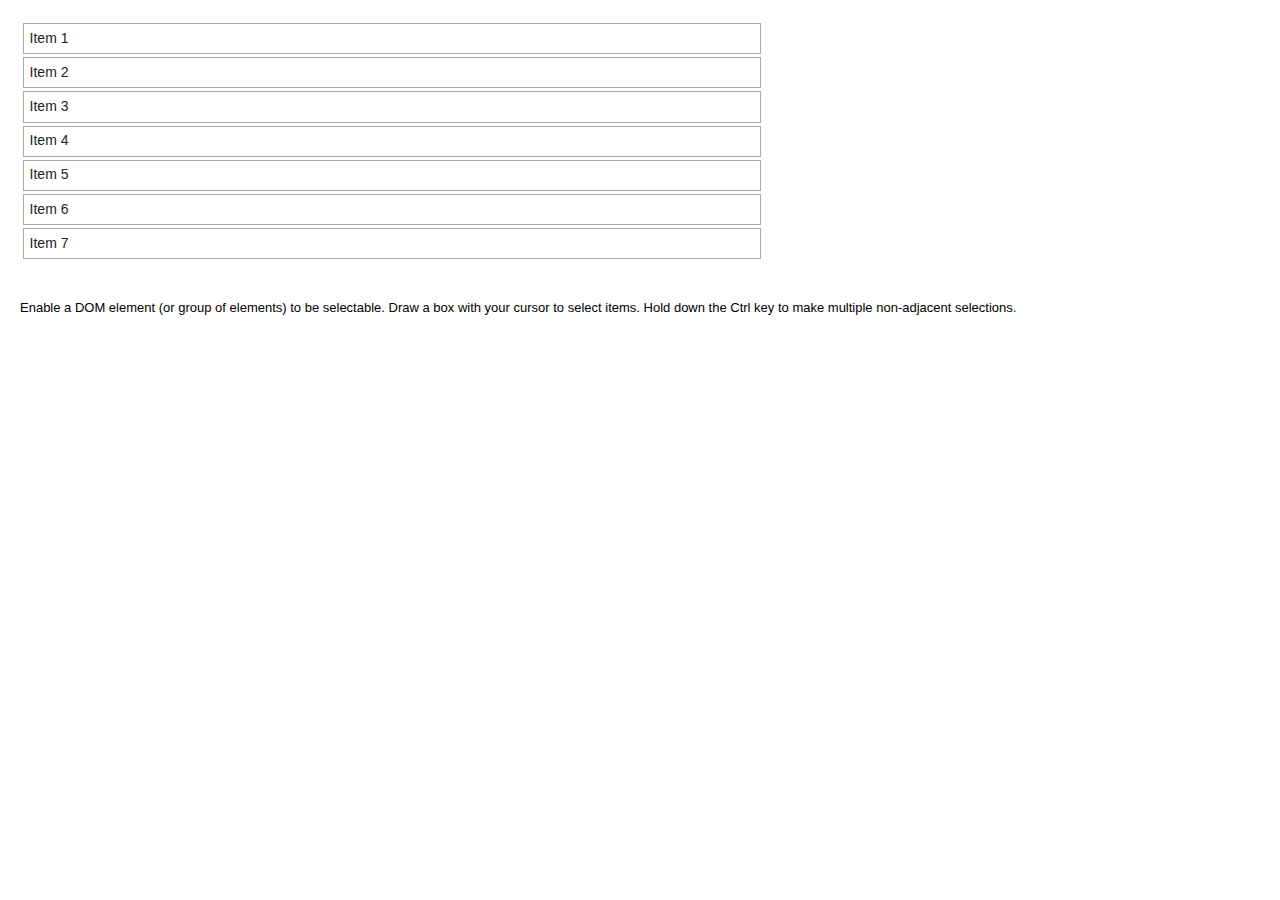
<file: js/jquery-ui-1.8.13.custom/development-bundle/demos/selectable/default.html>
<!DOCTYPE html>
<html lang="en">
<head>
	<meta charset="utf-8">
	<title>jQuery UI Selectable - Default functionality</title>
	<link rel="stylesheet" href="../../themes/base/jquery.ui.all.css">
	<script src="../../jquery-1.5.1.js"></script>
	<script src="../../ui/jquery.ui.core.js"></script>
	<script src="../../ui/jquery.ui.widget.js"></script>
	<script src="../../ui/jquery.ui.mouse.js"></script>
	<script src="../../ui/jquery.ui.selectable.js"></script>
	<link rel="stylesheet" href="../demos.css">
	
	<style>
	#feedback { font-size: 1.4em; }
	#selectable .ui-selecting { background: #FECA40; }
	#selectable .ui-selected { background: #F39814; color: white; }
	#selectable { list-style-type: none; margin: 0; padding: 0; width: 60%; }
	#selectable li { margin: 3px; padding: 0.4em; font-size: 1.4em; height: 18px; }
	</style>
	<script>
	$(function() {
		$( "#selectable" ).selectable();
	});
	</script>
</head>
<body>

<div class="demo">

<ol id="selectable">
	<li class="ui-widget-content">Item 1</li>
	<li class="ui-widget-content">Item 2</li>
	<li class="ui-widget-content">Item 3</li>
	<li class="ui-widget-content">Item 4</li>
	<li class="ui-widget-content">Item 5</li>
	<li class="ui-widget-content">Item 6</li>
	<li class="ui-widget-content">Item 7</li>
</ol>

</div><!-- End demo -->



<div class="demo-description">
<p>Enable a DOM element (or group of elements) to be selectable. Draw a box with your cursor to select items. Hold down the Ctrl key to make multiple non-adjacent selections. </p>
</div><!-- End demo-description -->

</body>
</html>
</file>
<file: js/jquery-ui-1.8.13.custom/development-bundle/demos/demos.css>
body {
	font-size: 62.5%;
}

table {
	font-size: 1em;
}

/* Site
   -------------------------------- */

body {
	font-family: "Trebuchet MS", "Helvetica", "Arial",  "Verdana", "sans-serif";
}

/* Layout
   -------------------------------- */

.layout-grid {
	width: 960px;
}

.layout-grid td {
	vertical-align: top;
}

.layout-grid td.left-nav {
	width: 140px;
}

.layout-grid td.normal {
	border-left: 1px solid #eee;
	padding: 20px 24px;
	font-family: "Trebuchet MS", "Helvetica", "Arial",  "Verdana", "sans-serif";
}

.layout-grid td.demos {
	background: url('/images/demos_bg.jpg') no-repeat;
	height: 337px;
	overflow: hidden;
}

/* Normal
   -------------------------------- */

.normal h3,
.normal h4 {
	margin: 0;
	font-weight: normal;
}

.normal h3 {
	padding: 0 0 9px;
	font-size: 1.8em;
}

.normal h4 {
	padding-bottom: 21px;
	border-bottom: 1px dashed #999;
	font-size: 1.2em;
	font-weight: bold;
}

.normal p {
	font-size: 1.2em;
}

/* Demos */

.demos-nav, .demos-nav dt, .demos-nav dd, .demos-nav ul, .demos-nav li {
	margin: 0;
	padding: 0
}

.demos-nav {
	float: left;
	width: 170px;
	font-size: 1.3em;
}

.demos-nav dt,
.demos-nav h4 {
	margin: 0;
	padding: 0;
	font: normal 1.1em "Trebuchet MS", "Helvetica", "Arial",  "Verdana", "sans-serif";
	color: #e87b10;
}

.demos-nav dt,
.demos-nav h4 {
	margin-top: 1.5em;
	margin-bottom: 0;
	padding-left: 8px;
	padding-bottom:5px;
	line-height: 1.2em;
	border-bottom: 1px solid #F4F4F4;
}

.demos-nav dd a,
.demos-nav li a {
	border-bottom: 1px solid #F4F4F4;
	display:block;
	padding: 4px 3px 4px 8px;
	font-size: 90%;
	text-decoration: none;
	color: #555 ;
	margin:2px 0;
	height:13px;
}

.demos-nav dd a:hover,
.demos-nav dd a:focus,
.demos-nav dd a:hover,
.demos-nav dd a:focus {
	background: #f3f3f3;
	color:#000;
	-moz-border-radius: 5px; -webkit-border-radius: 5px;
}
 .demos-nav dd a.selected {
	background: #555;
	color:#ffffff;
	-moz-border-radius: 5px; -webkit-border-radius: 5px;
}


/* new styles for demo pages, added by Filament 12.29.08
eventually we should convert the font sizes to ems -- using px for now to minimize style conflicts
*/

.normal h3.demo-header { font-size:32px; padding:0 0 5px; border-bottom:1px solid #eee; text-transform: capitalize; }
.normal h4.demo-subheader { font-size:10px; text-transform: uppercase; color:#999; padding:8px 0 3px; border:0; margin:0; }
.normal a:link,
.normal a:visited { color:#1b75bb; text-decoration:none; }
.normal a:hover,
.normal a:active { color:#0b559b; }

#demo-config { padding:20px 0 0; }

#demo-frame { float:left; width:540px; height:380px; border:1px solid #ddd; overflow: auto; position: relative; }
#demo-frame h3, #demo-frame h4 { padding: 0; font-weight: bold; font-size: 1em; }

#demo-config-menu { float:right; width:180px;  }
#demo-config-menu h4 { font-size:13px; color:#666; font-weight:normal; border:0; padding-left:18px; }

#demo-config-menu ul { list-style: none; padding: 0; margin: 0; }

#demo-config-menu li { font-size:12px; padding:0 0 0 10px; margin:3px 0; zoom: 1; }

#demo-config-menu li a:link,
#demo-config-menu li a:visited { display:block; padding:1px 8px 4px; border-bottom:1px dotted #b3b3b3; }
* html #demo-config-menu li a:link,
* html #demo-config-menu li a:visited { padding:1px 8px 2px; }
#demo-config-menu li a:hover,
#demo-config-menu li a:active { background-color:#f6f6f6; }

#demo-config-menu li.demo-config-on { background: url(images/demo-config-on-tile.gif) repeat-x left center; }

#demo-config-menu li.demo-config-on a:link,
#demo-config-menu li.demo-config-on a:visited,
#demo-config-menu li.demo-config-on a:hover,
#demo-config-menu li.demo-config-on a:active { background: url(images/demo-config-on.gif) no-repeat left; padding-left:18px; color:#fff; border:0; margin-left:-10px; margin-top: 0px; margin-bottom: 0px; }

#demo-source, #demo-notes {
	clear: both;
	padding: 20px 0 0;
	font-size: 1.3em;
}

#demo-notes { width:520px; color:#333; font-size: 1em; }
#demo-notes p code, .demo-description p code { padding: 0; font-weight: bold; }
#demo-source pre, #demo-source code { padding: 0; }
code, pre { padding:8px 0 8px 20px ; font-size: 1.2em; line-height:130%;  }

#demo-source a:link,
#demo-source a:visited,
#demo-source a:hover,
#demo-source a:active { font-size:12px; padding-left:13px; background-position: left center; background-repeat: no-repeat; }

#demo-source a.source-open:link,
#demo-source a.source-open:visited,
#demo-source a.source-open:hover,
#demo-source a.source-open:active { background-image: url(images/demo-spindown-open.gif); }

#demo-source a.source-closed:link,
#demo-source a.source-closed:visited,
#demo-source a.source-closed:hover,
#demo-source a.source-closed:active { background-image: url(images/demo-spindown-closed.gif); }

div.demo {
	padding:12px;
	font-family: "Trebuchet MS", "Arial", "Helvetica", "Verdana", "sans-serif";
}

div.demo h3.docs { clear:left; font-size:12px; font-weight:normal; padding:0 0 1em; margin:0; }

div.demo-description {
	clear:both;
	padding:12px;
	font-family: "Trebuchet MS", "Arial", "Helvetica", "Verdana", "sans-serif";
	font-size: 1.3em;
	line-height: 1.4em;
}

.ui-draggable, .ui-droppable {
	background-position: top left;
}

.left-nav .demos-nav {
	padding-right: 10px;
}

#demo-link { font-size:11px;  padding-top: 6px; clear: both; overflow: hidden; }
#demo-link a span.ui-icon { float:left; margin-right:3px; }

/* Component containers
----------------------------------*/
#widget-docs .ui-widget { font-family: Trebuchet MS,Verdana,Arial,sans-serif; font-size: 1em; }
#widget-docs .ui-widget input, #widget-docs .ui-widget select, #widget-docs .ui-widget textarea, #widget-docs .ui-widget button { font-family: Trebuchet MS,Verdana,Arial,sans-serif; font-size: 1em; }
#widget-docs .ui-widget-header { border: 1px solid #ffffff; background: #464646 url(images/464646_40x100_textures_01_flat_100.png) 50% 50% repeat-x; color: #ffffff; font-weight: bold; }
#widget-docs .ui-widget-header a { color: #ffffff; }
#widget-docs .ui-widget-content { border: 1px solid #ffffff; background: #ffffff url(images/ffffff_40x100_textures_01_flat_75.png) 50% 50% repeat-x; color: #222222; }
#widget-docs .ui-widget-content a { color: #222222; }

/* Interaction states
----------------------------------*/
#widget-docs .ui-state-default, #widget-docs .ui-widget-content #widget-docs .ui-state-default { border: 1px solid #666666; background: #555555 url(images/555555_40x100_textures_03_highlight_soft_75.png) 50% 50% repeat-x; font-weight: normal; color: #ffffff; outline: none; }
#widget-docs .ui-state-default a { color: #ffffff; text-decoration: none; outline: none; }
#widget-docs .ui-state-hover, #widget-docs .ui-widget-content #widget-docs .ui-state-hover, #widget-docs .ui-state-focus, #widget-docs .ui-widget-content #widget-docs .ui-state-focus { border: 1px solid #666666; background: #444444 url(images/444444_40x100_textures_03_highlight_soft_60.png) 50% 50% repeat-x; font-weight: normal; color: #ffffff; outline: none; }
#widget-docs .ui-state-hover a { color: #ffffff; text-decoration: none; outline: none; }
#widget-docs .ui-state-active, #widget-docs .ui-widget-content #widget-docs .ui-state-active { border: 1px solid #666666; background: #ffffff url(images/ffffff_40x100_textures_01_flat_65.png) 50% 50% repeat-x; font-weight: normal; color: #F6921E; outline: none; }
#widget-docs .ui-state-active a { color: #F6921E; outline: none; text-decoration: none; }

/* Interaction Cues
----------------------------------*/
#widget-docs .ui-state-highlight, #widget-docs .ui-widget-content #widget-docs .ui-state-highlight {border: 1px solid #fcefa1; background: #fbf9ee url(images/fbf9ee_40x100_textures_02_glass_55.png) 50% 50% repeat-x; color: #363636; }
#widget-docs .ui-state-error, #widget-docs .ui-widget-content #widget-docs .ui-state-error {border: 1px solid #cd0a0a; background: #fef1ec url(images/fef1ec_40x100_textures_05_inset_soft_95.png) 50% bottom repeat-x; color: #cd0a0a; }
#widget-docs .ui-state-error-text, #widget-docs .ui-widget-content #widget-docs .ui-state-error-text { color: #cd0a0a; }
#widget-docs .ui-state-disabled, #widget-docs .ui-widget-content #widget-docs .ui-state-disabled { opacity: .35; filter:Alpha(Opacity=35); background-image: none; }
#widget-docs .ui-priority-primary, #widget-docs .ui-widget-content #widget-docs .ui-priority-primary { font-weight: bold; }
#widget-docs .ui-priority-secondary, #widget-docs .ui-widget-content #widget-docs .ui-priority-secondary { opacity: .7; filter:Alpha(Opacity=70); font-weight: normal; }

/* Icons
----------------------------------*/

/* states and images */
#demo-frame-wrapper .ui-icon, #widget-docs .ui-icon { width: 16px; height: 16px; background-image: url(images/222222_256x240_icons_icons.png); }
#widget-docs .ui-widget-content .ui-icon {background-image: url(images/222222_256x240_icons_icons.png); }
#widget-docs .ui-widget-header .ui-icon {background-image: url(images/222222_256x240_icons_icons.png); }
#widget-docs .ui-state-default .ui-icon { background-image: url(images/888888_256x240_icons_icons.png); }
#widget-docs .ui-state-hover .ui-icon, #widget-docs .ui-state-focus .ui-icon {background-image: url(images/454545_256x240_icons_icons.png); }
#widget-docs .ui-state-active .ui-icon {background-image: url(images/454545_256x240_icons_icons.png); }
#widget-docs .ui-state-highlight .ui-icon {background-image: url(images/2e83ff_256x240_icons_icons.png); }
#widget-docs .ui-state-error .ui-icon, #widget-docs .ui-state-error-text .ui-icon {background-image: url(images/cd0a0a_256x240_icons_icons.png); }


/* Misc visuals
----------------------------------*/

/* Corner radius */
#widget-docs .ui-corner-tl { -moz-border-radius-topleft: 4px; -webkit-border-top-left-radius: 4px; }
#widget-docs .ui-corner-tr { -moz-border-radius-topright: 4px; -webkit-border-top-right-radius: 4px; }
#widget-docs .ui-corner-bl { -moz-border-radius-bottomleft: 4px; -webkit-border-bottom-left-radius: 4px; }
#widget-docs .ui-corner-br { -moz-border-radius-bottomright: 4px; -webkit-border-bottom-right-radius: 4px; }
#widget-docs .ui-corner-top { -moz-border-radius-topleft: 4px; -webkit-border-top-left-radius: 4px; -moz-border-radius-topright: 4px; -webkit-border-top-right-radius: 4px; }
#widget-docs .ui-corner-bottom { -moz-border-radius-bottomleft: 4px; -webkit-border-bottom-left-radius: 4px; -moz-border-radius-bottomright: 4px; -webkit-border-bottom-right-radius: 4px; }
#widget-docs .ui-corner-right {  -moz-border-radius-topright: 4px; -webkit-border-top-right-radius: 4px; -moz-border-radius-bottomright: 4px; -webkit-border-bottom-right-radius: 4px; }
#widget-docs .ui-corner-left { -moz-border-radius-topleft: 4px; -webkit-border-top-left-radius: 4px; -moz-border-radius-bottomleft: 4px; -webkit-border-bottom-left-radius: 4px; }
#widget-docs .ui-corner-all { -moz-border-radius: 4px; -webkit-border-radius: 4px; }

/* Overlays */
#widget-docs .ui-widget-overlay { background: #aaaaaa url(images/aaaaaa_40x100_textures_01_flat_0.png) 50% 50% repeat-x; opacity: .30;filter:Alpha(Opacity=30); }
#widget-docs .ui-widget-shadow { margin: -8px 0 0 -8px; padding: 8px; background: #aaaaaa url(images/aaaaaa_40x100_textures_01_flat_0.png) 50% 50% repeat-x; opacity: .30;filter:Alpha(Opacity=30); -moz-border-radius: 8px; -webkit-border-radius: 8px; }

/*
----------------------------------*/

#widget-docs { margin:20px 0 0; border: none; }

#widget-docs h2, #widget-docs h3, #widget-docs h4, #widget-docs p, #widget-docs ul, #widget-docs code { margin:0; padding:0; }
#widget-docs code { display:block; color:#444; font-size:.9em; margin:0 0 1em; }
#widget-docs code strong { color:#000; }
#widget-docs p { margin:0 3em 1.2em 0; }
#widget-docs p.intro { font-size:13px; color:#666; line-height:1.3; }
#widget-docs ul { list-style-type: none; }

#widget-docs h2 { font-size:16px; margin:1.2em 0 .5em; }
#widget-docs h3 { font-size:14px; color:#e6820E; margin:1.5em 0 .5em; }
.normal #widget-docs h4 { font-size:12px; color:#000; border:0; margin:0 0 .5em; }

#docs-overview-main { width:400px; }
#docs-overview-sidebar { float:right; width:200px; }
#docs-overview-sidebar a span { color:#666; }
#widget-docs #docs-overview-main p { margin-right:0; }
#widget-docs #docs-overview-sidebar h4 { padding-left:0; }

.docs-list-header { float:left; width:100%; margin:10px 0 0; border-bottom:1px solid #eee; }
#widget-docs .docs-list-header h2 { float:left; margin:0; }
#widget-docs .docs-list-header p { float:right; margin:5px 0; font-size:11px; }

.docs-list { float:left; width:100%; padding:0 0 10px; }
.docs-list .param-header { float:left; clear:left; width:100%; padding:8px 0; border-top:1px solid #eee; }
#widget-docs .param-header h3, #widget-docs .param-header p { margin:0; float:left; }
#widget-docs .param-header h3 { width:50%; }
#widget-docs .param-header h3 span { background: url(images/demo-spindown-closed.gif) no-repeat left; padding-left:13px; }
#widget-docs .param-open .param-header h3 span { background: url(images/demo-spindown-open.gif) no-repeat left; }
#widget-docs .param-header p { width:24%; }
#widget-docs .param-header p.param-type span { background: url(images/icon-docs-info.gif) no-repeat left; cursor:pointer; border-bottom:1px dashed #ccc; padding-left:15px; }

.param-details { padding-left:13px; }
.param-args { margin:0 0 1.5em; border-top:1px dotted #ccc;}
.param-args td { padding:3px 30px 3px 5px; border-bottom:1px dotted #ccc;  }


/* overrides for ui-tab styles */
#widget-docs ul.ui-tabs-nav { padding:0 0 0 8px; }
#widget-docs .ui-tabs-nav li { margin:5px 5px 0 0; }

#widget-docs .ui-tabs-nav li a:link,
#widget-docs .ui-tabs-nav li a:visited,
#widget-docs .ui-tabs-nav li a:hover,
#widget-docs .ui-tabs-nav li a:active { font-size:14px; padding:4px 1.2em 3px; color:#fff; }

#widget-docs .ui-tabs-nav li.ui-tabs-selected a:link,
#widget-docs .ui-tabs-nav li.ui-tabs-selected a:visited,
#widget-docs .ui-tabs-nav li.ui-tabs-selected a:hover,
#widget-docs .ui-tabs-nav li.ui-tabs-selected a:active { color:#e6820E; }

#widget-docs .ui-tabs-panel { padding:20px 9px; font-size:12px; line-height:1.4; color:#000; }

#widget-docs .ui-widget-content a:link,
#widget-docs .ui-widget-content a:visited { color:#1b75bb; text-decoration:none; }
#widget-docs .ui-widget-content a:hover,
#widget-docs .ui-widget-content a:active { color:#0b559b; }
</file>
<file: css/popup.css>
*{
  margin: 0;
  padding: 0;
}
body{
  width: 300px;
  font-family: Verdana,Geneva,Kalimati,sans-serif;
  font-size: 12px;
  background: #444;
  padding: 0 10px 5px;
  color: #eee;
}
a{
  color: #eee;
  text-decoration: none;
}
a:hover {
  color: #fff;
  text-decoration: none;
  background: -webkit-gradient(radial, 99% 25%, 0, 99% 25%, 30, from(rgba(255, 0, 0, 0.5)), to(#444));
}
#main{
  overflow: hidden;
  padding: 5px 0;
}
#links_box{
  width: 100%;
}
#links{
  padding-bottom: 12px;
  float: right;
}
#title{
  float: left;
  font-weight: bold;
  width: 80%;
}
#play_pause{
  float: left;
  text-indent: -9999px;
  background: url('../images/buttons.png');
  width: 35px;
  height: 35px;
}
#mute{
  float: right;
}
label{
  font-weight: bold;
  margin: 0 5px 10px;
  text-align: center;
  clear: both;
}
#volume_box{
  clear: both;
}
#volume_commands{
  margin: 5px;
}
#volume{
  clear: both;
  width: 70%;
  float: left;
}
#volume_text{
  color: #ccc;
  float: right;
  vertical-align: top;
  height: 22px;
  margin-left: 5px;
}
#thumbnails_list{
  margin-top: 30px;
  padding-top: 10px;
  border-top: 1px solid #ccc;
  width: 100%;
  list-style: none;
}
#thumbnails_list li figure img{
	height: 90px;
}
#thumbnails_list li, #thumbnails_list li figure{
  padding: 0px 1px;
  border: 2px solid rgba(255, 255, 255, 0.00);
  height: 94px;
}

#thumbnails_list li figcaption{
  text-align: right;
}

#thumbnails_list .ui-selected {
  border: 2px solid rgba(255, 0, 0, 1);
}

figure{
  width: 100%;
  clear: both;
}
figure img{
  float: left;
}
caption{
  float: right;
}

/*Fixing jquery-ui slider theme blitzer*/
.ui-slider .ui-slider-range{
  border-radius: 6px;
}
</file>
